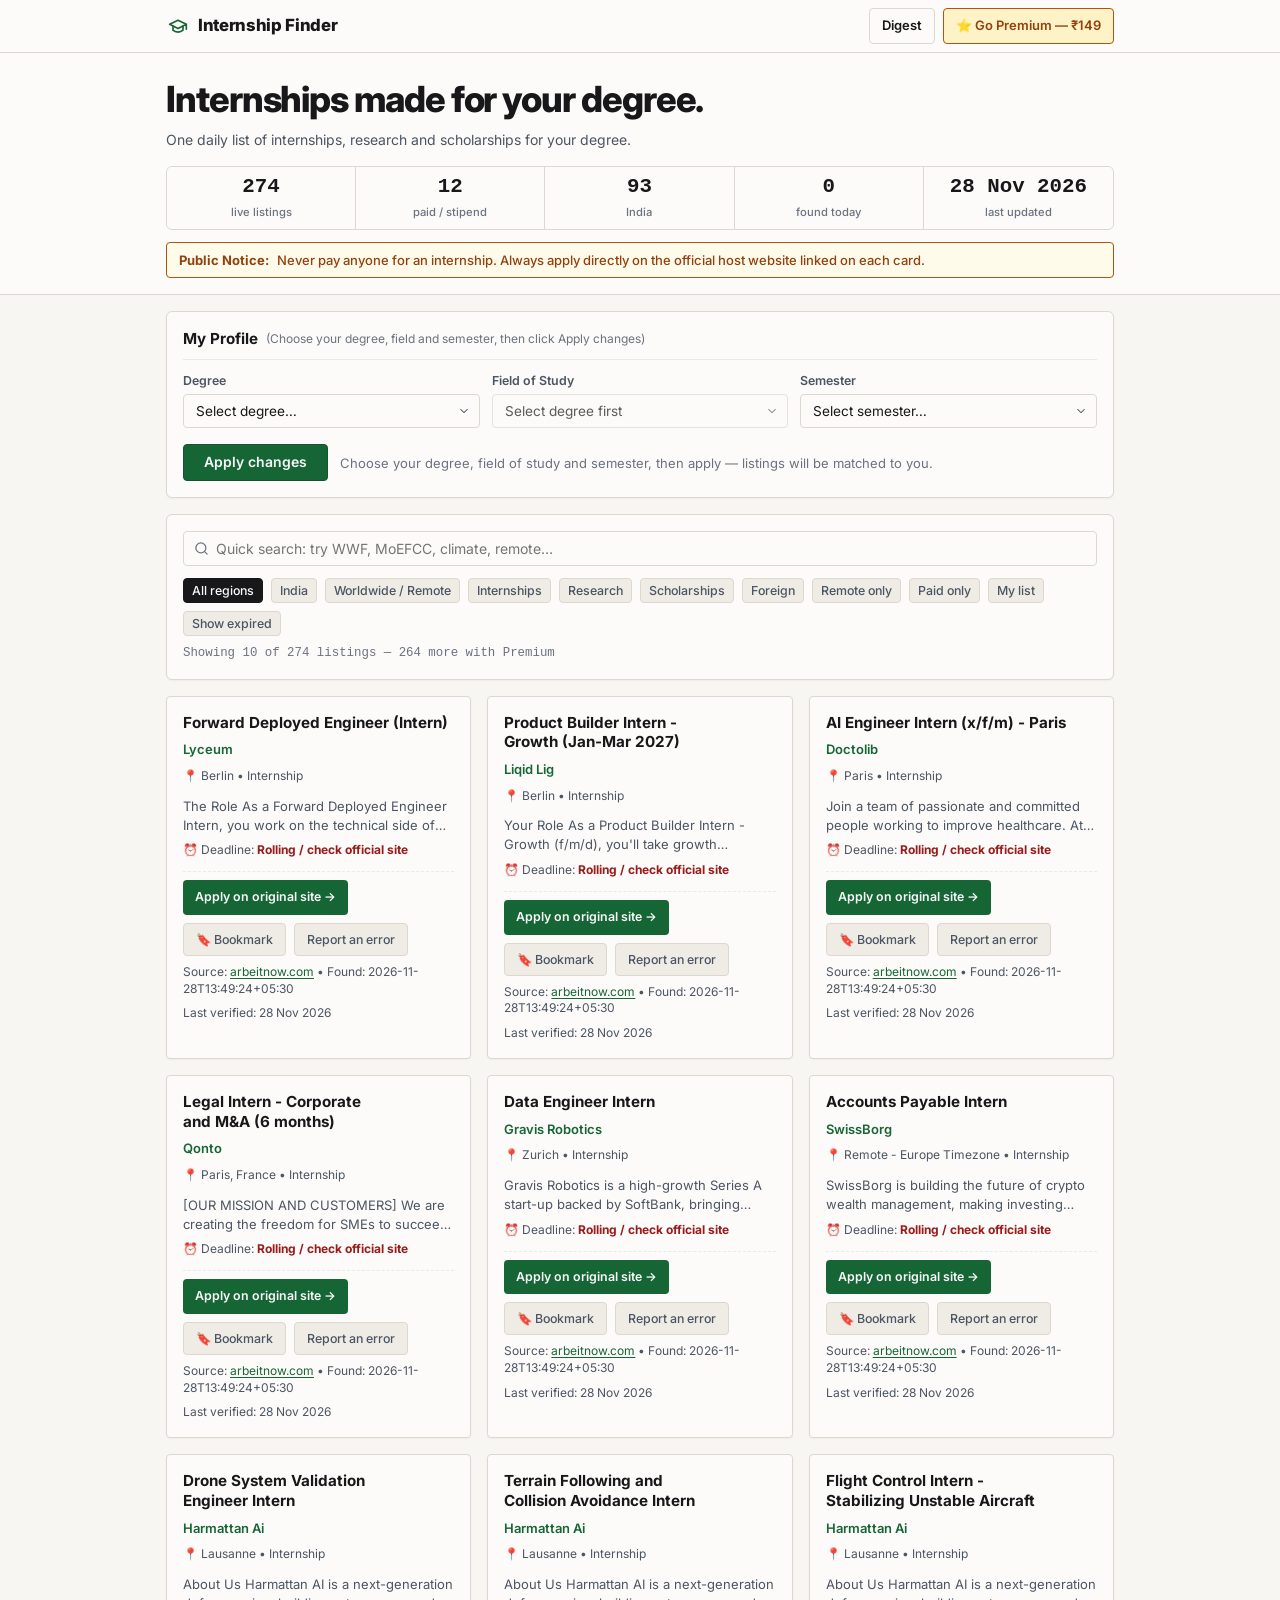
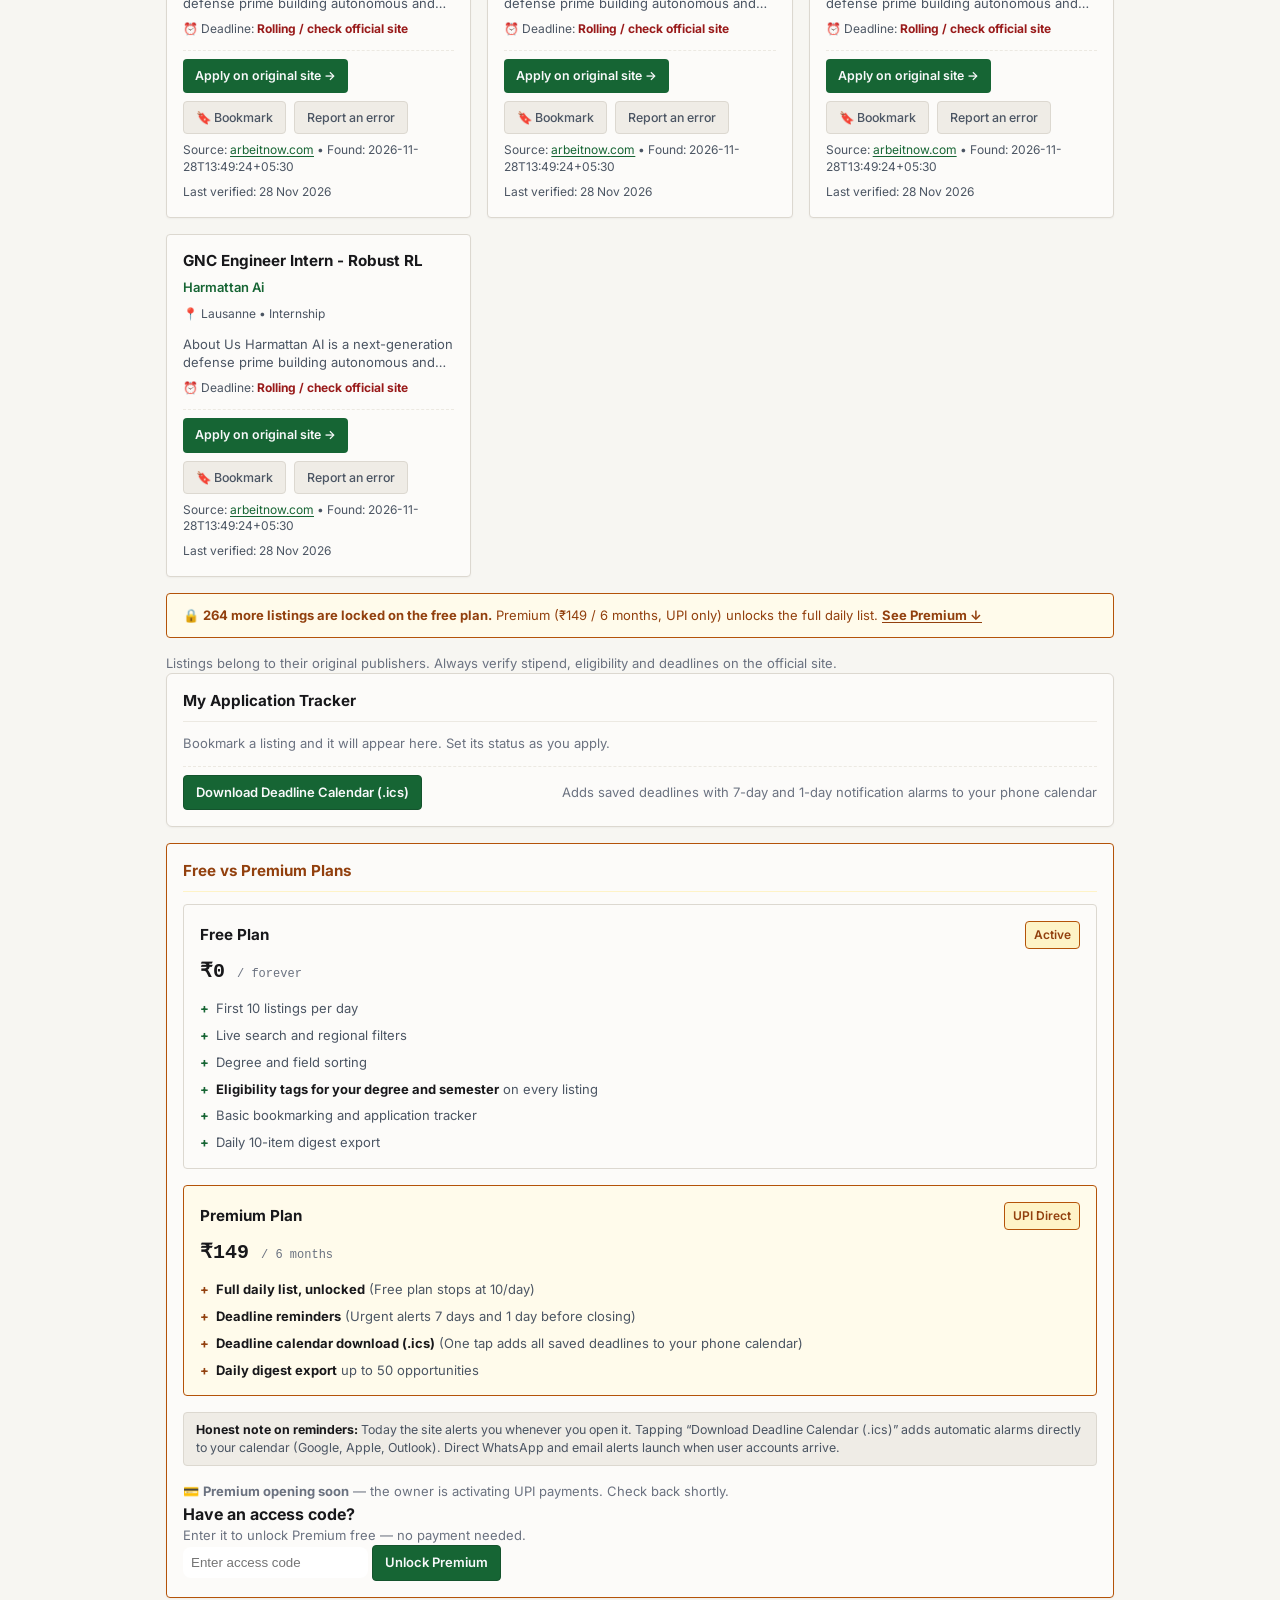
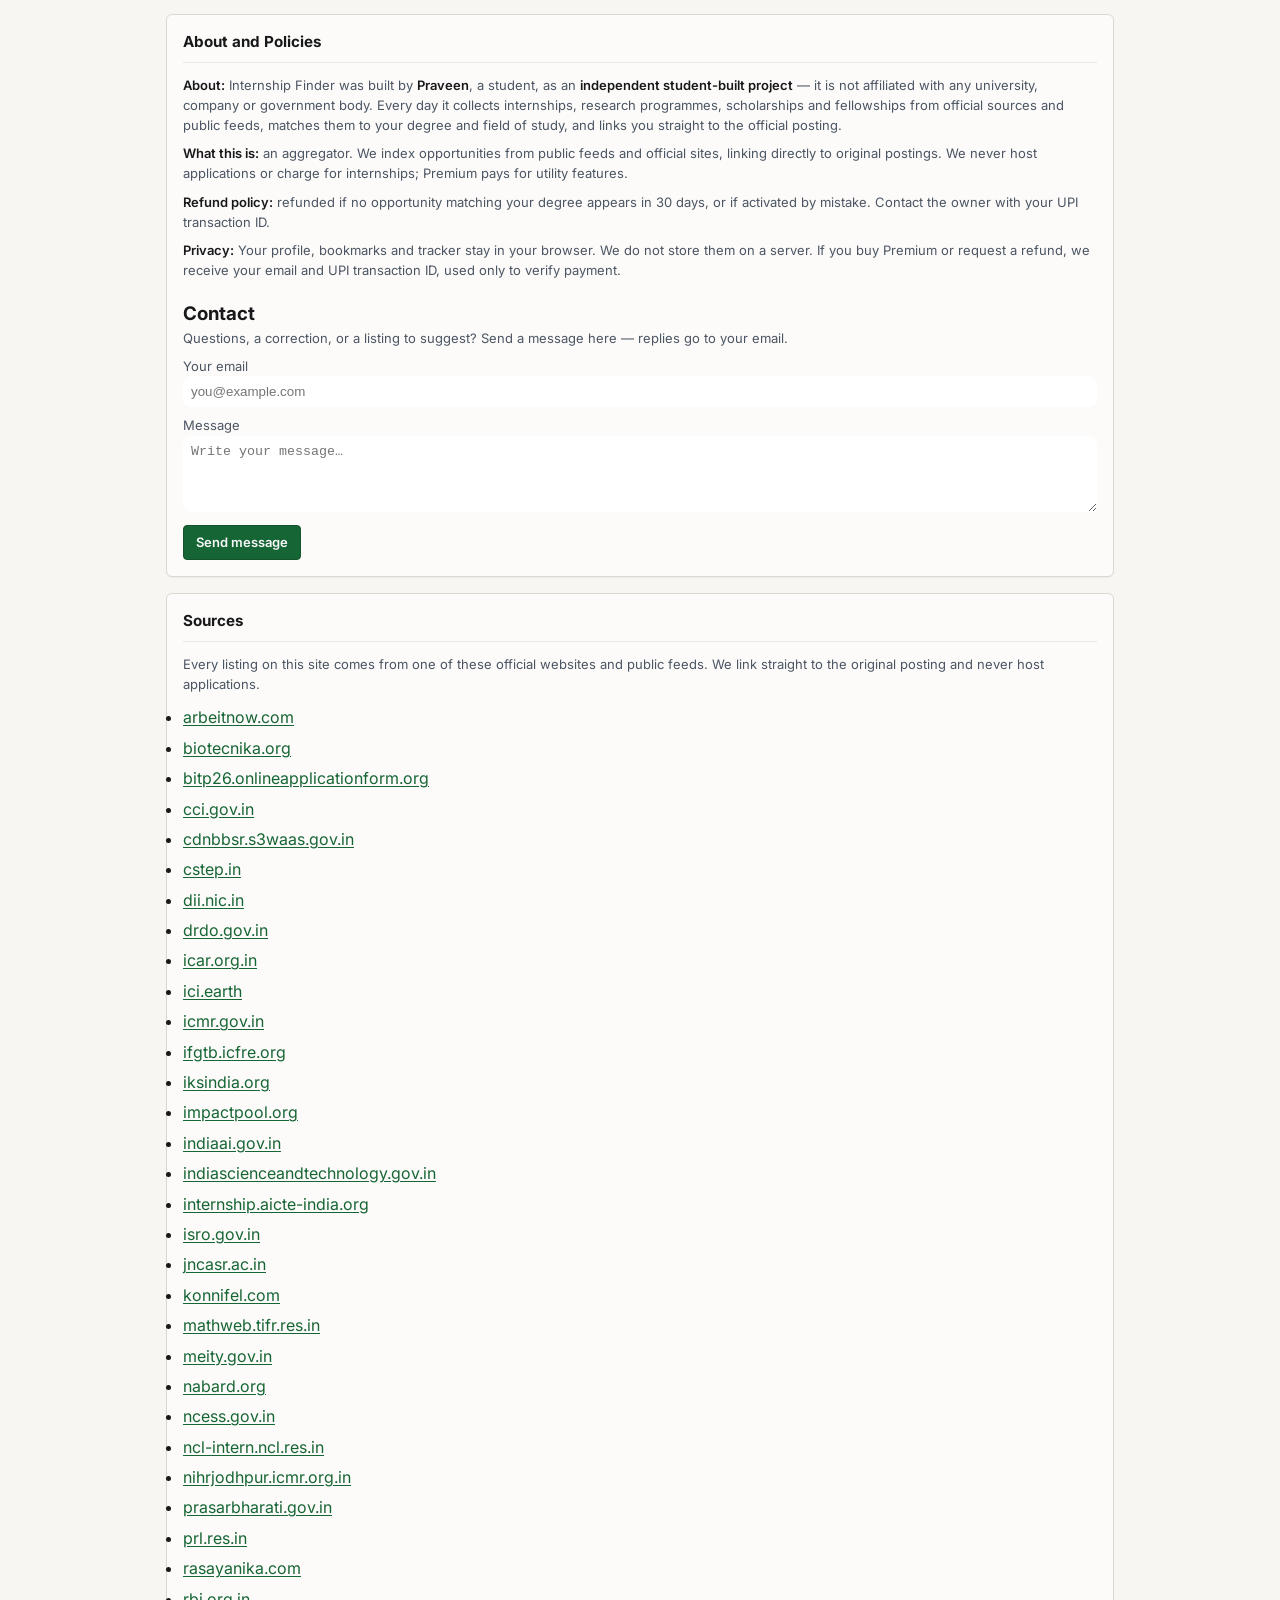
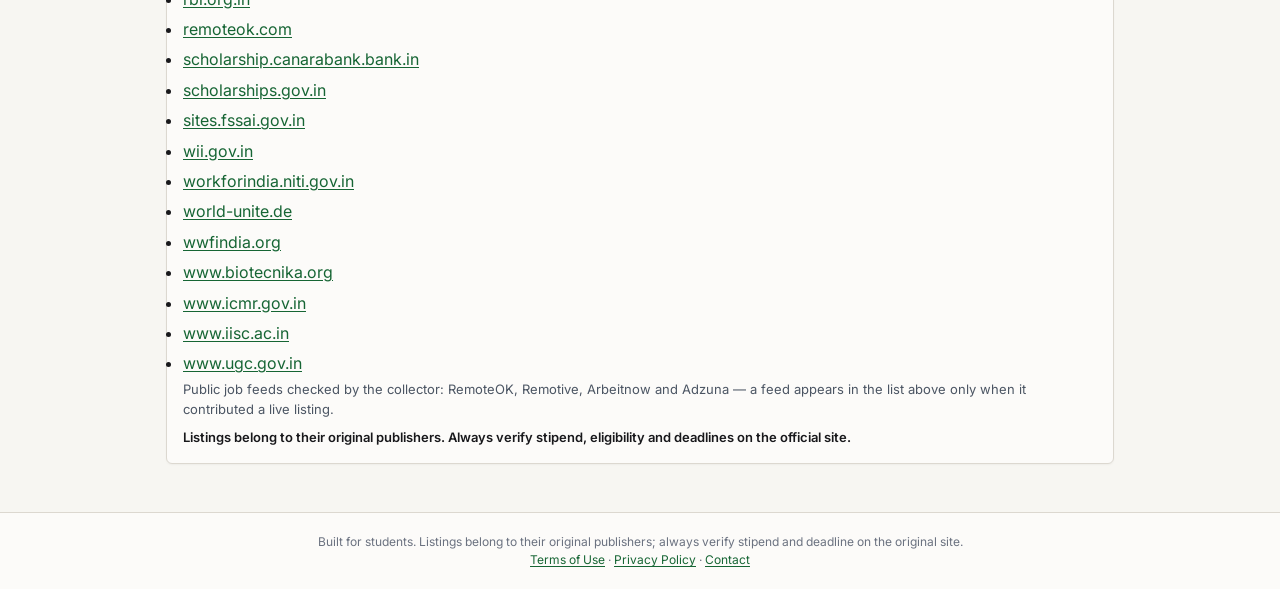
<file: site/index.html>
<!DOCTYPE html>
<html lang="en">
<head>
<meta charset="UTF-8">
<meta name="viewport" content="width=device-width, initial-scale=1.0">
<title>Internship Finder: Internships, Scholarships and Govt Schemes for Students</title>
<meta name="description" content="One daily list of internships, research programmes, scholarships and government schemes filtered for your degree and semester. Never pay anyone for an internship.">
<link rel="preconnect" href="https://fonts.googleapis.com">
<link rel="preconnect" href="https://fonts.gstatic.com" crossorigin>
<link href="https://fonts.googleapis.com/css2?family=Inter:wght@400;500;600;700;800&display=swap" rel="stylesheet">
<link rel="stylesheet" href="styles.css">
</head>
<body>
<noscript> <!-- // FIX 1 -->
  <div class="safety-warning" style="margin:1rem;" role="alert"><strong>JavaScript is disabled:</strong> Internship Finder needs JavaScript to load internships. Please enable JavaScript in your browser and reload this page.</div> <!-- // FIX 1 -->
</noscript> <!-- // FIX 1 -->

<!-- ==================== Header ==================== -->
<header class="topbar">
  <div class="container header-inner">
    <div class="brand">
      <span class="logo-icon" aria-hidden="true">
        <svg width="20" height="20" viewBox="0 0 24 24" fill="none" stroke="currentColor" stroke-width="2" stroke-linecap="round" stroke-linejoin="round"><path d="M22 10v6M2 10l10-5 10 5-10 5z"/><path d="M6 12v5c3 3 9 3 12 0v-5"/></svg>
      </span>
      <span id="siteName">Internship Finder</span>
    </div>
    <div class="top-actions">
      <span id="premiumBadge" class="badge hidden">Premium</span>
      <button id="digestBtn" class="btn btn-ghost">Digest</button>
      <button id="premiumBtn" class="btn btn-gold">Go Premium (₹149)</button> <!-- // FIX 5 — text is set from PRICE in config.js when the page loads -->
    </div>
  </div>
</header>

<!-- ==================== Hero ==================== -->
<section class="hero">
  <div class="container">
    <h1>Internships made for your degree.</h1>
    <p class="hero-sub">One daily list of internships, research and scholarships for your degree.</p>

    <div class="stats-bar">
      <div class="stat">
        <strong id="statTotal">–</strong> <!-- // FIX 1 -->
        <span>live listings</span>
      </div>
      <div class="stat">
        <strong id="statPaid">–</strong> <!-- // FIX 1 -->
        <span>paid / stipend</span>
      </div>
      <div class="stat">
        <strong id="statIndia">–</strong> <!-- // FIX 1 -->
        <span>India</span>
      </div>
      <div class="stat">
        <strong id="statToday">–</strong> <!-- // FIX 1 -->
        <span>found today</span>
      </div>
      <div class="stat">
        <strong id="statUpdated">–</strong> <!-- // FIX 1 -->
        <span>last updated</span>
      </div>
    </div>

    <div class="safety-warning">
      <strong>Public Notice:</strong> Never pay anyone for an internship. Always apply directly on the official host website linked on each card.
    </div>
  </div>
</section>

<!-- ==================== Main Content ==================== -->
<div class="main-content">
  <div class="container">

    <!-- ---- Profile ---- -->
    <section class="profile card">
      <h2>My Profile <small>(Choose your degree, field and semester, then click Apply changes)</small></h2>
      <div class="row">
        <label>Degree
          <select id="profileDegree">
            <option value="">Select degree…</option>
            <option>Diploma</option>
            <option>B.Sc.</option>
            <option>B.Sc. Agriculture</option>
            <option>B.Tech / B.E.</option>
            <option>B.A. / B.Com / BBA</option>
            <option>BCA</option>
            <option>B.Pharm</option>
            <option>MBBS / BDS</option>
            <option>BVSc (Veterinary)</option>
            <option>M.Sc.</option>
            <option>M.Sc. Agriculture</option>
            <option>M.Tech</option>
            <option>M.A. / M.Com / MBA</option>
            <option>MCA</option>
            <option>M.Pharm</option>
            <option>MD / MS (Medical)</option>
            <option>MVSc (Veterinary)</option>
            <option>Ph.D / Research</option>
            <option>Postdoctoral Research</option>
          </select>
        </label>
        <label>Field of Study
          <select id="profileField">
            <option value="">All fields</option>
            <option>Environmental Science</option>
            <option>Agriculture</option>
            <option>Life Sciences / Biology</option>
            <option>Biotechnology</option>
            <option>Forestry</option>
            <option>Food Technology</option>
            <option>Veterinary and Animal Sciences</option>
            <option>Earth Sciences / Geology</option>
            <option>Chemistry</option>
            <option>Physics</option>
            <option>Mathematics and Statistics</option>
            <option>Computer Science / IT</option>
            <option>Data Science / AI</option>
            <option>Engineering</option>
            <option>Pharmacy</option>
            <option>Medicine and Health Sciences</option>
            <option>Commerce / Management</option>
            <option>Social Sciences and Humanities</option>
            <option>Law</option>
            <option>Education</option>
            <option>Media and Communication</option>
            <option>Other</option>
          </select>
        </label>
        <label>Semester
          <select id="profileSem">
            <option value="">Select semester…</option>
            <option>1</option><option>2</option><option>3</option><option>4</option>
            <option>5</option><option>6</option><option>7</option><option>8</option>
            <option>Final year completed</option>
          </select>
        </label>
      </div>
      <div class="profile-actions">
        <button id="applyProfileBtn" class="btn btn-primary" type="button">Apply changes</button>
        <span id="profileStatus" class="profile-status" role="status">Choose your degree, field of study and semester, then apply — listings will be matched to you.</span>
      </div>
    
    </section>

    <!-- ---- Search & Filters ---- -->
    <section class="filters card">
      <div class="search-row">
        <input id="searchBox" type="search" placeholder="Quick search: try WWF, MoEFCC, climate, remote…">
      </div>
      <div class="chips">
        <button class="chip active" data-filter="region" data-value="">All regions</button>
        <button class="chip" data-filter="region" data-value="India">India</button>
        <button class="chip" data-filter="region" data-value="Worldwide">Worldwide / Remote</button>
        <button class="chip" data-filter="kind" data-value="Internship">Internships</button>
        <button class="chip" data-filter="kind" data-value="Research Programme">Research</button>
        <button class="chip" data-filter="kind" data-value="Scholarship">Scholarships</button>
        <button class="chip" data-filter="kind" data-value="Foreign Programme">Foreign</button>
        <button class="chip" data-filter="mode" data-value="Remote">Remote only</button>
        <button class="chip" data-filter="paid" data-value="1">Paid only</button>
        <button class="chip" data-filter="saved" data-value="1">My list</button>
        <button class="chip" data-filter="expired" data-value="1">Show expired</button> <!-- // FIX 2 -->
      </div>
      <p class="count"><span id="showingCount">Loading listings…</span></p>
    </section>

    <!-- ---- Listings Grid ---- -->
    <main id="listings" class="grid" aria-live="polite"></main>

    <!-- ---- Locked Note ---- -->
    <div id="lockedNote" class="locked-note hidden"></div>
    <p class="muted" style="margin-top:0.75rem;">Listings belong to their original publishers. Always verify stipend, eligibility and deadlines on the official site.</p> <!-- // FIX 6 -->

    <!-- ---- Application Tracker ---- -->
    <section class="card" id="trackerCard">
      <h2>My Application Tracker</h2>
      <div id="trackerList">
        <p class="muted">Bookmark a listing and it will appear here. Set its status as you apply.</p>
      </div>
      <div class="tracker-actions">
        <button id="downloadCalendarBtn" class="btn btn-primary" type="button">Download Deadline Calendar (.ics)</button>
        <span class="muted">Adds saved deadlines with 7-day and 1-day notification alarms to your phone calendar</span>
      </div>
    </section>

    <!-- ---- Premium Box ---- -->
    <section class="card premium-box" id="premiumBox">
      <h2>Free vs Premium Plans</h2>

      <div class="plan-grid">
        <div class="plan-col">
          <div class="plan-col-title">
            <span>Free Plan</span>
            <span class="badge">Active</span>
          </div>
          <div class="plan-col-price">₹0 <small>/ forever</small></div>
          <ul class="plan-features">
            <li>First 10 listings per day</li>
            <li>Live search and regional filters</li>
            <li>Degree and field sorting</li>
            <li><strong>Eligibility tags for your degree and semester</strong> on every listing</li> <!-- // FIX 4 -->
            <li>Basic bookmarking and application tracker</li>
            <li>Daily 10-item digest export</li>
          </ul>
        </div>

        <div class="plan-col premium">
          <div class="plan-col-title">
            <span>Premium Plan</span>
            <span class="badge">UPI Direct</span>
          </div>
          <div class="plan-col-price" id="planPrice">₹149 <small>/ 6 months</small></div> <!-- // FIX 5 — filled from PRICE + MONTHS in config.js -->
          <ul class="plan-features">
            <li><strong>Full daily list, unlocked</strong> (Free plan stops at 10/day)</li>
            <li><strong>Deadline reminders</strong> (Urgent alerts 7 days and 1 day before closing)</li>
            <li><strong>Deadline calendar download (.ics)</strong> (One tap adds all saved deadlines to your phone calendar)</li>
            <!-- // FIX 4 — eligibility tags removed from Premium: free for everyone -->
            <li><strong>Daily digest export</strong> up to 50 opportunities</li>
          </ul>
        </div>
      </div>

      <div class="reminders-caveat">
        <strong>Honest note on reminders:</strong> Today the site alerts you whenever you open it. Tapping “Download Deadline Calendar (.ics)” adds automatic alarms directly to your calendar (Google, Apple, Outlook). Direct WhatsApp and email alerts launch when user accounts arrive.
      </div>

      <div id="premiumPay"></div>

      <div class="unlock-box"> <!-- ACCESS-CODE -->
        <p><strong>Have an access code?</strong></p>
        <p class="muted">Enter it to unlock Premium free — no payment needed.</p>
        <input id="activationInput" type="text" placeholder="Enter access code" style="padding:8px;border:1px solid var(--line);border-radius:8px;">
        <button id="activateBtn" type="button" class="btn btn-primary">Unlock Premium</button>
        <p id="activateMsg" class="muted"></p>
      </div>
    </section>

    <!-- ---- About & Policies ---- -->
    <section class="card legal">
      <h2>About and Policies</h2>
      <p><strong>About:</strong> Internship Finder was built by <strong>Praveen</strong>, a student, as an <strong>independent student-built project</strong> — it is not affiliated with any university, company or government body. Every day it collects internships, research programmes, scholarships and fellowships from official sources and public feeds, matches them to your degree and field of study, and links you straight to the official posting.</p> <!-- // FIX 3 -->
      <p><strong>What this is:</strong> an aggregator. We index opportunities from public feeds and official sites, linking directly to original postings. We never host applications or charge for internships; Premium pays for utility features.</p>
      <p><strong>Refund policy:</strong> refunded if no opportunity matching your degree appears in 30 days, or if activated by mistake. Contact the owner with your UPI transaction ID.</p>
      <p><strong>Privacy:</strong> Your profile, bookmarks and tracker stay in your browser. We do not store them on a server. If you buy Premium or request a refund, we receive your email and UPI transaction ID, used only to verify payment.</p> <!-- // FIX 4 -->
      <h3 id="contact" style="margin-top:1.25rem;">Contact</h3> <!-- // FIX 3 -->
      <p class="muted">Questions, a correction, or a listing to suggest? Send a message here — replies go to your email.</p> <!-- // FIX 3 -->
      <form name="contact" method="POST" data-netlify="true"> <!-- // FIX 3 -->
        <input type="hidden" name="form-name" value="contact"> <!-- // FIX 3 -->
        <p><label>Your email<br><input type="email" name="email" required placeholder="you@example.com" style="width:100%;padding:8px;border:1px solid var(--line);border-radius:8px;"></label></p> <!-- // FIX 3 -->
        <p><label>Message<br><textarea id="contactMessage" name="message" rows="4" required placeholder="Write your message…" style="width:100%;padding:8px;border:1px solid var(--line);border-radius:8px;"></textarea></label></p> <!-- // FIX 3 -->
        <p><button type="submit" class="btn btn-primary">Send message</button></p> <!-- // FIX 3 -->
      </form> <!-- // FIX 3 -->
    </section>

    <!-- ---- Sources ---- -->
    <section class="card legal" id="sourcesSection"> <!-- // FIX 6 -->
      <h2>Sources</h2>
      <p>Every listing on this site comes from one of these official websites and public feeds. We link straight to the original posting and never host applications.</p>
      <ul id="sourcesList" style="line-height:1.9;"></ul> <!-- // FIX 6 — filled from the live listings data by app.js -->
      <p class="muted">Public job feeds checked by the collector: RemoteOK, Remotive, Arbeitnow and Adzuna — a feed appears in the list above only when it contributed a live listing.</p>
      <p><strong>Listings belong to their original publishers. Always verify stipend, eligibility and deadlines on the official site.</strong></p> <!-- // FIX 6 -->
    </section>

  </div><!-- .container -->
</div><!-- .main-content -->

<!-- ==================== Footer ==================== -->
<footer>Built for students. Listings belong to their original publishers; always verify stipend and deadline on the original site.<br><a href="Terms.html">Terms of Use</a> · <a href="Privacy.html">Privacy Policy</a> · <a href="index.html#contact">Contact</a></footer> <!-- // FIX 3 -->

<!-- ==================== Digest Dialog ==================== -->
<dialog id="digestDialog">
  <h3>Your Daily Digest</h3>
  <pre id="digestText"></pre>
  <div class="row">
    <button id="copyDigest" class="btn btn-primary">Copy digest</button>
    <button id="closeDigest" class="btn btn-ghost">Close</button>
  </div>
</dialog>

<!-- ==================== Scripts ==================== -->
<script src="config.js"></script>
<script src="app.js"></script>
<script>
// Non-intrusive hook to populate statPaid and statIndia from listings data
(function(){
  function syncStats(){
    fetch("data/listings.json", {cache:"no-store"})
      .then(function(r){ return r.json(); })
      .then(function(d){
        if (!d || !d.listings) return;
        var paidCount = d.listings.filter(function(l){ return l.paid; }).length;
        var indiaCount = d.listings.filter(function(l){ return l.country === "India"; }).length;
        var sp = document.getElementById("statPaid");
        var si = document.getElementById("statIndia");
        if (sp) sp.textContent = paidCount;
        if (si) si.textContent = indiaCount;
      }).catch(function(){});
  }
  syncStats();

  // Deadline Calendar Download (.ics)
  var calBtn = document.getElementById("downloadCalendarBtn");
  if(calBtn){
    calBtn.addEventListener("click", function(){
      var raw = localStorage.getItem("if_bookmarks");
      var ids = [];
      try { ids = JSON.parse(raw) || []; } catch(e){}
      if(!ids || !ids.length){
        alert("Please bookmark at least one opportunity first to export its deadline to your calendar.");
        return;
      }
      fetch("data/listings.json", {cache:"no-store"})
        .then(function(r){ return r.json(); })
        .then(function(d){
          var list = (d && d.listings) || [];
          var bookmarked = list.filter(function(x){ return ids.indexOf(x.id) >= 0; });
          if(!bookmarked.length){
            alert("No matching bookmarked opportunities found.");
            return;
          }
          var months = {january:"01",february:"02",march:"03",april:"04",may:"05",june:"06",july:"07",august:"08",september:"09",october:"10",november:"11",december:"12"};
          var icsLines = [
            "BEGIN:VCALENDAR",
            "VERSION:2.0",
            "PRODID:-//Internship Finder//Student Deadline Calendar//EN",
            "CALSCALE:GREGORIAN",
            "METHOD:PUBLISH",
            "X-WR-CALNAME:Internship Deadlines"
          ];
          bookmarked.forEach(function(l){
            var dt = "20261231";
            if(l.deadlineText){
              var m = /(\d{1,2})\s+([A-Za-z]+)\s+(\d{4})/.exec(l.deadlineText);
              if(m){
                var day = m[1].length === 1 ? "0" + m[1] : m[1];
                var mon = months[m[2].toLowerCase()] || "12";
                dt = m[3] + mon + day;
              }
            }
            var cleanTitle = (l.title || "Opportunity").replace(/[,;\\]/g, " ");
            var cleanOrg = (l.company || "").replace(/[,;\\]/g, " ");
            var cleanUrl = l.sourceUrl || "https://internship-finder-zp6g.netlify.app";
            var desc = "Organization: " + cleanOrg + "\\nDeadline: " + (l.deadlineText || "See posting") + (l.stipendText ? "\\nStipend: " + l.stipendText : "") + "\\nApply: " + cleanUrl;
            icsLines.push("BEGIN:VEVENT");
            icsLines.push("UID:" + l.id + "@internshipfinder");
            icsLines.push("DTSTAMP:" + new Date().toISOString().replace(/[-:]/g, "").slice(0, 15) + "Z");
            icsLines.push("DTSTART;VALUE=DATE:" + dt);
            icsLines.push("DTEND;VALUE=DATE:" + dt);
            icsLines.push("SUMMARY:" + cleanTitle + " (Deadline)");
            icsLines.push("DESCRIPTION:" + desc);
            icsLines.push("URL:" + cleanUrl);
            icsLines.push("BEGIN:VALARM");
            icsLines.push("ACTION:DISPLAY");
            icsLines.push("DESCRIPTION:Reminder: " + cleanTitle + " deadline in 7 days");
            icsLines.push("TRIGGER:-P7D");
            icsLines.push("END:VALARM");
            icsLines.push("BEGIN:VALARM");
            icsLines.push("ACTION:DISPLAY");
            icsLines.push("DESCRIPTION:URGENT: " + cleanTitle + " deadline tomorrow");
            icsLines.push("TRIGGER:-P1D");
            icsLines.push("END:VALARM");
            icsLines.push("END:VEVENT");
          });
          icsLines.push("END:VCALENDAR");
          var blob = new Blob([icsLines.join("\r\n")], {type: "text/calendar;charset=utf-8"});
          var dlUrl = URL.createObjectURL(blob);
          var a = document.createElement("a");
          a.href = dlUrl;
          a.download = "internship-deadlines.ics";
          document.body.appendChild(a);
          a.click();
          document.body.removeChild(a);
          URL.revokeObjectURL(dlUrl);
        })
        .catch(function(){
          alert("Unable to generate calendar right now. Please refresh and try again.");
        });
    });
  }
})();
</script>
</body>
</html>
</file>
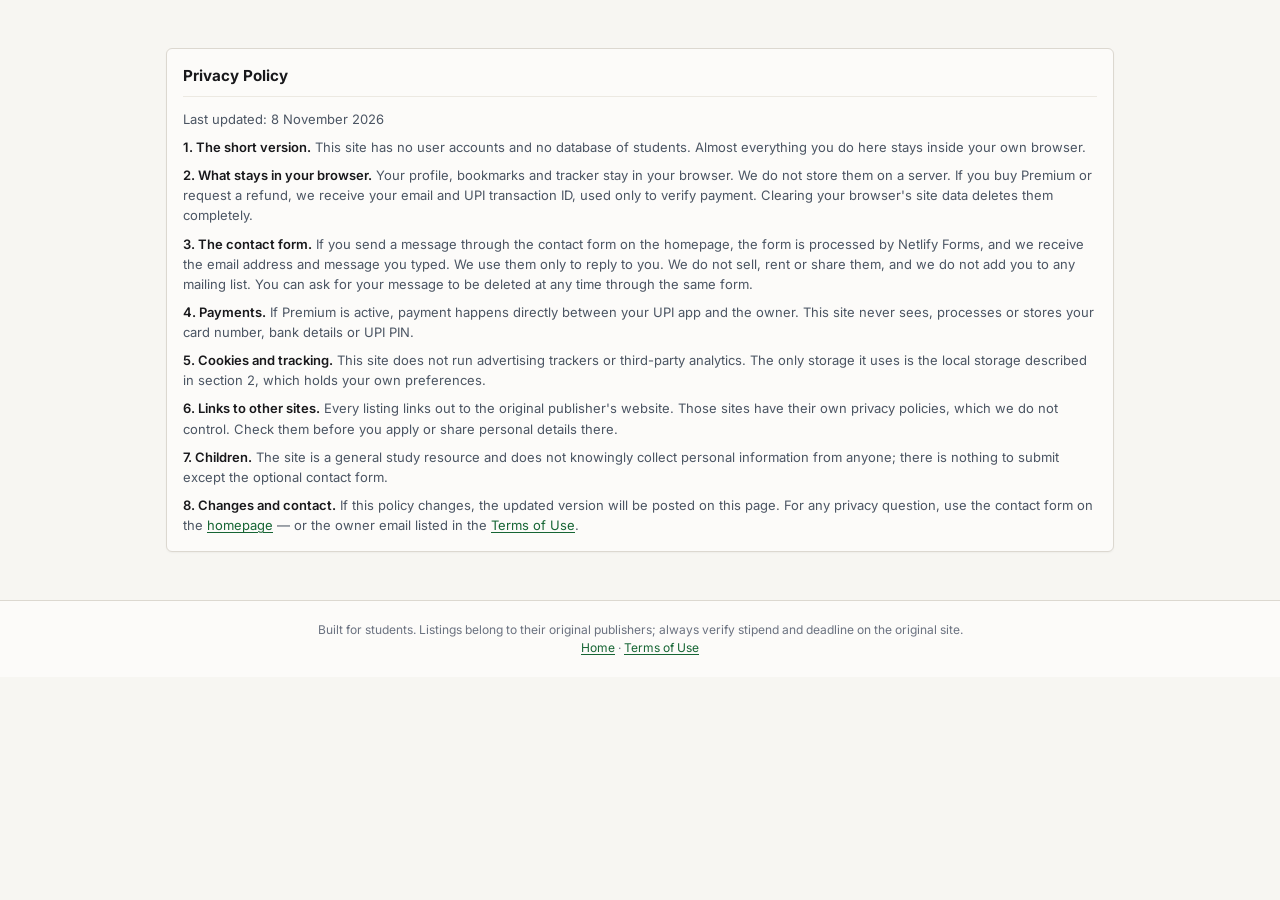
<file: site/Privacy.html>
<!DOCTYPE html>
<html lang="en">
<head>
<meta charset="UTF-8">
<meta name="viewport" content="width=device-width, initial-scale=1.0">
<title>Privacy Policy — Internship Finder</title>
<link rel="preconnect" href="https://fonts.googleapis.com">
<link href="https://fonts.googleapis.com/css2?family=Inter:wght@400;500;600;700;800&display=swap" rel="stylesheet">
<link rel="stylesheet" href="styles.css">
</head>
<body>
<div class="main-content">
  <div class="container">
    <section class="card legal" style="margin-top:2rem;">
      <h2>Privacy Policy</h2>
      <p class="muted">Last updated: 8 November 2026</p>

      <p><strong>1. The short version.</strong> This site has no user accounts and no database of students. Almost everything you do here stays inside your own browser.</p>

      <p><strong>2. What stays in your browser.</strong> Your profile, bookmarks and tracker stay in your browser. We do not store them on a server. If you buy Premium or request a refund, we receive your email and UPI transaction ID, used only to verify payment. Clearing your browser's site data deletes them completely.</p> <!-- // FIX 4 -->

      <p><strong>3. The contact form.</strong> If you send a message through the contact form on the homepage, the form is processed by Netlify Forms, and we receive the email address and message you typed. We use them only to reply to you. We do not sell, rent or share them, and we do not add you to any mailing list. You can ask for your message to be deleted at any time through the same form.</p>

      <p><strong>4. Payments.</strong> If Premium is active, payment happens directly between your UPI app and the owner. This site never sees, processes or stores your card number, bank details or UPI PIN.</p>

      <p><strong>5. Cookies and tracking.</strong> This site does not run advertising trackers or third-party analytics. The only storage it uses is the local storage described in section 2, which holds your own preferences.</p>

      <p><strong>6. Links to other sites.</strong> Every listing links out to the original publisher's website. Those sites have their own privacy policies, which we do not control. Check them before you apply or share personal details there.</p>

      <p><strong>7. Children.</strong> The site is a general study resource and does not knowingly collect personal information from anyone; there is nothing to submit except the optional contact form.</p>

      <p><strong>8. Changes and contact.</strong> If this policy changes, the updated version will be posted on this page. For any privacy question, use the contact form on the <a href="index.html">homepage</a> — or the owner email listed in the <a href="Terms.html">Terms of Use</a>.</p>
    </section>
  </div>
</div>
<footer>Built for students. Listings belong to their original publishers; always verify stipend and deadline on the original site.<br><a href="index.html">Home</a> · <a href="Terms.html">Terms of Use</a></footer>
</body>
</html>
</file>
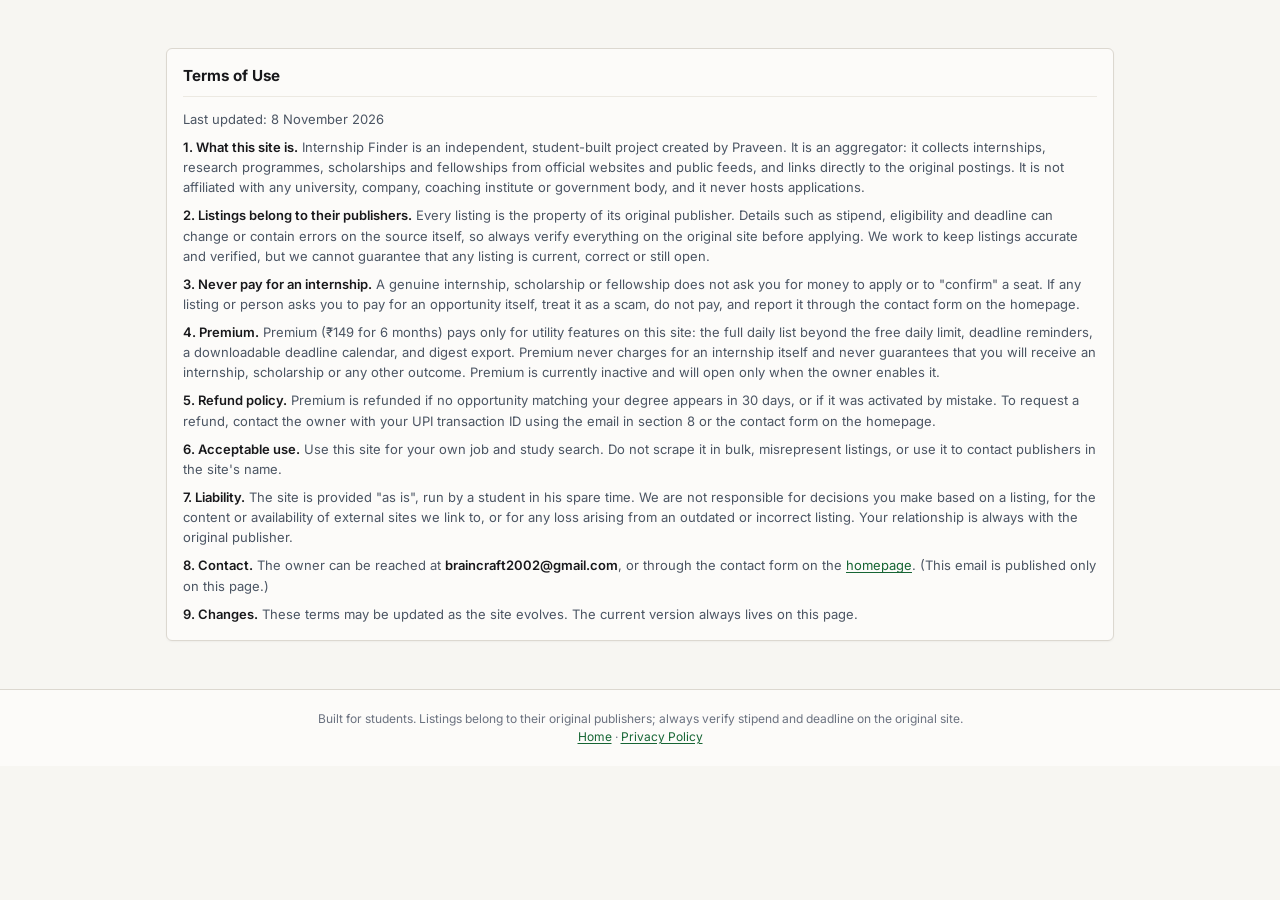
<file: site/Terms.html>
<!DOCTYPE html>
<html lang="en">
<head>
<meta charset="UTF-8">
<meta name="viewport" content="width=device-width, initial-scale=1.0">
<title>Terms of Use — Internship Finder</title>
<link rel="preconnect" href="https://fonts.googleapis.com">
<link href="https://fonts.googleapis.com/css2?family=Inter:wght@400;500;600;700;800&display=swap" rel="stylesheet">
<link rel="stylesheet" href="styles.css">
</head>
<body>
<div class="main-content">
  <div class="container">
    <section class="card legal" style="margin-top:2rem;">
      <h2>Terms of Use</h2>
      <p class="muted">Last updated: 8 November 2026</p>

      <p><strong>1. What this site is.</strong> Internship Finder is an independent, student-built project created by Praveen. It is an aggregator: it collects internships, research programmes, scholarships and fellowships from official websites and public feeds, and links directly to the original postings. It is not affiliated with any university, company, coaching institute or government body, and it never hosts applications.</p>

      <p><strong>2. Listings belong to their publishers.</strong> Every listing is the property of its original publisher. Details such as stipend, eligibility and deadline can change or contain errors on the source itself, so always verify everything on the original site before applying. We work to keep listings accurate and verified, but we cannot guarantee that any listing is current, correct or still open.</p>

      <p><strong>3. Never pay for an internship.</strong> A genuine internship, scholarship or fellowship does not ask you for money to apply or to "confirm" a seat. If any listing or person asks you to pay for an opportunity itself, treat it as a scam, do not pay, and report it through the contact form on the homepage.</p>

      <p><strong>4. Premium.</strong> Premium (<span id="termsPrice">₹149 for 6 months</span>) pays only for utility features <!-- // FIX 5 — filled from PRICE + MONTHS in config.js --> on this site: the full daily list beyond the free daily limit, deadline reminders, a downloadable deadline calendar, and digest export. <!-- // FIX 4 — eligibility tags are free for everyone, not a Premium feature --> Premium never charges for an internship itself and never guarantees that you will receive an internship, scholarship or any other outcome. Premium is currently inactive and will open only when the owner enables it.</p>

      <p><strong>5. Refund policy.</strong> Premium is refunded if no opportunity matching your degree appears in 30 days, or if it was activated by mistake. To request a refund, contact the owner with your UPI transaction ID using the email in section 8 or the contact form on the homepage.</p>

      <p><strong>6. Acceptable use.</strong> Use this site for your own job and study search. Do not scrape it in bulk, misrepresent listings, or use it to contact publishers in the site's name.</p>

      <p><strong>7. Liability.</strong> The site is provided "as is", run by a student in his spare time. We are not responsible for decisions you make based on a listing, for the content or availability of external sites we link to, or for any loss arising from an outdated or incorrect listing. Your relationship is always with the original publisher.</p>

      <p><strong>8. Contact.</strong> The owner can be reached at <strong>braincraft2002@gmail.com</strong>, or through the contact form on the <a href="index.html">homepage</a>. (This email is published only on this page.)</p>

      <p><strong>9. Changes.</strong> These terms may be updated as the site evolves. The current version always lives on this page.</p>
    </section>
  </div>
</div>
<footer>Built for students. Listings belong to their original publishers; always verify stipend and deadline on the original site.<br><a href="index.html">Home</a> · <a href="Privacy.html">Privacy Policy</a></footer>
<script src="config.js"></script> <!-- // FIX 5 -->
<script>document.getElementById("termsPrice").textContent = "₹" + PRICE + " for " + MONTHS + " months";</script> <!-- // FIX 5 -->
</body>
</html>
</file>
<file: site/styles.css>
/* Hallmark · job: subscribe · shape: Index-First · genre: editorial · theme: Daily Field Brief
 * hero: Stage · nav: edge-aligned, wordmark and two actions · footer: letter close · signature: daily opportunities grid
 * posture: restrained · contrast: pass · fold: pass · v2.0.0 */
/* Hallmark · pre-emit critique: P4 H5 E4 S5 R4 V4 · weakest: E, high density listings brief with zero fluff */
/* Hallmark · answered F4 · .btn-gold is the quiet ochre subscription action */

:root {
  color-scheme: light;

  /* Spacing Scale (strict 4px grid) */
  --space-2xs: 4px;
  --space-xs: 8px;
  --space-sm: 12px;
  --space-md: 16px;
  --space-lg: 20px;
  --space-xl: 24px;
  --space-2xl: 32px;
  --space-3xl: 40px;

  /* Surfaces (Warm Paper, No stark pure #FFF) */
  --color-paper: #F7F6F2;
  --color-surface: #FCFBF9;
  --color-surface-sunken: #EFECE6;
  --color-surface-hover: #F2EFE9;

  /* Ink */
  --color-ink: #18181B;
  --color-ink-secondary: #4B5563;
  --color-ink-muted: #6B7280;
  --color-ink-inverse: #F8F9FA;

  /* Borders & Rules */
  --color-border: #DCD8D0;
  --color-border-subtle: #ECE9E2;
  --color-border-focus: #166534;

  /* Brand Tints */
  --color-forest: #166534;
  --color-forest-dark: #14532D;
  --color-forest-light: #DCFCE7;
  --color-forest-50: #F0FDF4;

  --color-ochre: #B45309;
  --color-ochre-dark: #92400E;
  --color-ochre-light: #FEF3C7;
  --color-ochre-50: #FFFBEB;

  --color-crimson: #991B1B;
  --color-crimson-bg: #FEE2E2;

  --color-backdrop: rgba(24, 24, 27, 0.6);

  /* Fonts */
  --font-main: 'Inter', -apple-system, BlinkMacSystemFont, 'Segoe UI', Roboto, sans-serif;
  --font-mono: ui-monospace, 'SF Mono', 'Cascadia Code', Consolas, monospace;

  /* Radii */
  --radius-xs: 4px;
  --radius-sm: 6px;
  --radius-md: 8px;
  --radius-full: 9999px;

  /* Layout */
  --max-width: 980px;

  /* Shadows */
  --shadow-hairline: 0 1px 2px rgba(0, 0, 0, 0.04);
  --shadow-modal: 0 10px 25px rgba(0, 0, 0, 0.15);
}

*, *::before, *::after {
  box-sizing: border-box;
  margin: 0;
  padding: 0;
}

html, body {
  overflow-x: clip;
}

body {
  font-family: var(--font-main);
  background-color: var(--color-paper);
  color: var(--color-ink);
  line-height: 1.5;
  min-height: 100vh;
  -webkit-font-smoothing: antialiased;
}

:focus-visible {
  outline: 2px solid var(--color-border-focus);
  outline-offset: 2px;
}

a {
  color: var(--color-forest);
  text-decoration: underline;
  text-underline-offset: 2px;
  transition: color 0.15s ease;
}
a:hover {
  color: var(--color-forest-dark);
}

.container {
  width: 100%;
  max-width: var(--max-width);
  margin-inline: auto;
  padding-inline: var(--space-md);
}

.hidden { display: none !important; }
.muted { color: var(--color-ink-muted); font-size: 0.8125rem; }

/* ---------- Masthead Navigation ---------- */
.topbar {
  background: var(--color-surface);
  border-bottom: 1px solid var(--color-border);
  position: sticky;
  top: 0;
  z-index: 100;
  padding-block: var(--space-xs);
}

.header-inner {
  display: flex;
  align-items: center;
  justify-content: space-between;
  gap: var(--space-sm);
}

.brand {
  display: flex;
  align-items: center;
  gap: var(--space-xs);
  font-weight: 800;
  font-size: 1.05rem;
  letter-spacing: -0.02em;
  color: var(--color-ink);
}

.logo-icon {
  display: inline-flex;
  align-items: center;
  justify-content: center;
  width: 24px;
  height: 24px;
  color: var(--color-forest);
}

.top-actions {
  display: flex;
  align-items: center;
  gap: var(--space-xs);
}

.badge {
  display: inline-flex;
  align-items: center;
  gap: var(--space-2xs);
  padding: var(--space-2xs) var(--space-xs);
  font-size: 0.75rem;
  font-weight: 600;
  border-radius: var(--radius-xs);
  background: var(--color-ochre-light);
  color: var(--color-ochre-dark);
  border: 1px solid var(--color-ochre);
}

/* Button System */
.btn {
  display: inline-flex;
  align-items: center;
  justify-content: center;
  gap: var(--space-2xs);
  font-family: var(--font-main);
  font-size: 0.8125rem;
  font-weight: 600;
  padding: var(--space-xs) var(--space-sm);
  border-radius: var(--radius-xs);
  border: 1px solid var(--color-border);
  cursor: pointer;
  white-space: nowrap;
  line-height: 1.35;
  transition: background-color 0.15s ease, border-color 0.15s ease, color 0.15s ease;
  text-decoration: none;
}

.btn:active {
  transform: translateY(1px);
}

.btn:disabled {
  opacity: 0.5;
  cursor: not-allowed;
}

.btn-primary {
  background: var(--color-forest);
  color: var(--color-ink-inverse);
  border-color: var(--color-forest-dark);
}
.btn-primary:hover {
  background: var(--color-forest-dark);
}

.btn-ghost {
  background: transparent;
  color: var(--color-ink);
  border-color: var(--color-border);
}
.btn-ghost:hover {
  background: var(--color-surface-sunken);
  border-color: var(--color-ink-muted);
}

.btn-gold {
  background: var(--color-ochre-light);
  color: var(--color-ochre-dark);
  border-color: var(--color-ochre);
}
.btn-gold:hover {
  background: var(--color-ochre-50);
}

/* ---------- Briefing Hero Section ---------- */
.hero {
  background: var(--color-surface);
  border-bottom: 1px solid var(--color-border);
  padding-block: var(--space-xl) var(--space-md);
}

.hero-meta-kicker {
  display: inline-block;
  font-family: var(--font-mono);
  font-size: 0.75rem;
  font-weight: 600;
  color: var(--color-forest);
  background: var(--color-forest-50);
  padding: var(--space-2xs) var(--space-xs);
  border: 1px solid var(--color-forest-light);
  border-radius: var(--radius-xs);
  margin-bottom: var(--space-xs);
}

.hero h1 {
  font-size: 1.65rem;
  font-weight: 800;
  line-height: 1.25;
  letter-spacing: -0.03em;
  color: var(--color-ink);
  margin-bottom: var(--space-xs);
  text-wrap: balance;
}

.hero-sub {
  font-size: 0.875rem;
  color: var(--color-ink-secondary);
  max-width: 680px;
  line-height: 1.45;
  margin-bottom: var(--space-sm);
}

/* Dispatch Metrics Bar */
.stats-bar {
  display: grid;
  grid-template-columns: repeat(auto-fit, minmax(100px, 1fr));
  gap: 0;
  background: var(--color-surface-sunken);
  border: 1px solid var(--color-border);
  border-radius: var(--radius-sm);
  overflow: hidden;
  margin-block: var(--space-md) var(--space-sm);
}

.stat {
  padding: var(--space-xs) var(--space-sm);
  border-right: 1px solid var(--color-border);
  text-align: center;
  background: var(--color-surface);
}
.stat:last-child {
  border-right: none;
}

.stat strong {
  display: block;
  font-family: var(--font-mono);
  font-size: 1.15rem;
  font-weight: 700;
  color: var(--color-ink);
  line-height: 1.2;
}

.stat span {
  display: block;
  font-size: 0.7rem;
  font-weight: 500;
  color: var(--color-ink-muted);
  margin-top: var(--space-2xs);
}

/* Public Safety Notice */
.safety-warning {
  display: flex;
  align-items: center;
  gap: var(--space-xs);
  background: var(--color-ochre-50);
  border: 1px solid var(--color-ochre);
  padding: var(--space-xs) var(--space-sm);
  border-radius: var(--radius-xs);
  font-size: 0.8125rem;
  font-weight: 500;
  color: var(--color-ochre-dark);
  line-height: 1.4;
}

/* ---------- Main Body ---------- */
.main-content {
  padding-block: var(--space-md) var(--space-2xl);
}

/* Cards */
.card {
  background: var(--color-surface);
  border: 1px solid var(--color-border);
  border-radius: var(--radius-sm);
  padding: var(--space-md);
  margin-bottom: var(--space-md);
  box-shadow: var(--shadow-hairline);
}

.card h2 {
  font-size: 0.95rem;
  font-weight: 700;
  color: var(--color-ink);
  margin-bottom: var(--space-sm);
  padding-bottom: var(--space-xs);
  border-bottom: 1px solid var(--color-border-subtle);
  display: flex;
  align-items: center;
  gap: var(--space-xs);
  text-wrap: balance;
}

.card h2 small {
  font-size: 0.75rem;
  font-weight: 400;
  color: var(--color-ink-muted);
}

/* Profile Form */
.profile .row {
  display: grid;
  grid-template-columns: 1fr;
  gap: var(--space-sm);
}

.profile label {
  display: flex;
  flex-direction: column;
  gap: var(--space-2xs);
  font-size: 0.775rem;
  font-weight: 600;
  color: var(--color-ink-secondary);
}

.profile select {
  padding: var(--space-xs) var(--space-sm);
  border: 1px solid var(--color-border);
  border-radius: var(--radius-xs);
  font-family: var(--font-main);
  font-size: 0.85rem;
  color: var(--color-ink);
  background: var(--color-surface);
  cursor: pointer;
  appearance: none;
  -webkit-appearance: none;
  background-image: url("data:image/svg+xml,%3Csvg xmlns='http://www.w3.org/2000/svg' width='10' height='10' viewBox='0 0 12 12'%3E%3Cpath fill='%234B5563' d='M6 8.5a.5.5 0 0 1-.354-.146l-4-4a.5.5 0 0 1 .708-.708L6 7.293l3.646-3.647a.5.5 0 0 1 .708.708l-4 4A.5.5 0 0 1 6 8.5Z'/%3E%3C/svg%3E");
  background-repeat: no-repeat;
  background-position: right 10px center;
  padding-right: 28px;
  transition: border-color 0.15s ease;
}

.profile select:focus-visible {
  outline: 2px solid var(--color-border-focus);
  outline-offset: 1px;
}

/* Search Box & Filter Chips */
.filters .search-row {
  margin-bottom: var(--space-sm);
}

.filters input[type="search"] {
  width: 100%;
  padding: var(--space-xs) var(--space-sm) var(--space-xs) var(--space-2xl);
  border: 1px solid var(--color-border);
  border-radius: var(--radius-xs);
  font-family: var(--font-main);
  font-size: 0.875rem;
  color: var(--color-ink);
  background: var(--color-surface);
  background-image: url("data:image/svg+xml,%3Csvg xmlns='http://www.w3.org/2000/svg' width='15' height='15' viewBox='0 0 24 24' fill='none' stroke='%236B7280' stroke-width='2' stroke-linecap='round' stroke-linejoin='round'%3E%3Ccircle cx='11' cy='11' r='8'/%3E%3Cline x1='21' y1='21' x2='16.65' y2='16.65'/%3E%3C/svg%3E");
  background-repeat: no-repeat;
  background-position: 10px center;
  transition: border-color 0.15s ease;
}

.filters input[type="search"]:focus-visible {
  outline: 2px solid var(--color-border-focus);
  outline-offset: 1px;
}

.chips {
  display: flex;
  flex-wrap: wrap;
  gap: var(--space-xs);
  margin-bottom: var(--space-xs);
}

.chip {
  display: inline-flex;
  align-items: center;
  gap: var(--space-2xs);
  padding: var(--space-2xs) var(--space-xs);
  font-family: var(--font-main);
  font-size: 0.775rem;
  font-weight: 500;
  color: var(--color-ink-secondary);
  background: var(--color-surface-sunken);
  border: 1px solid var(--color-border);
  border-radius: var(--radius-xs);
  cursor: pointer;
  transition: background-color 0.15s ease, border-color 0.15s ease, color 0.15s ease;
  white-space: nowrap;
}

.chip:hover {
  background: var(--color-surface-hover);
  color: var(--color-ink);
}

.chip.active {
  background: var(--color-ink);
  color: var(--color-ink-inverse);
  border-color: var(--color-ink);
}

.chip:active {
  transform: translateY(1px);
}

.count {
  font-family: var(--font-mono);
  font-size: 0.775rem;
  color: var(--color-ink-muted);
  font-weight: 500;
}

/* ---------- Listings Grid ---------- */
.grid {
  display: grid;
  grid-template-columns: minmax(0, 1fr);
  gap: var(--space-md);
  margin-bottom: var(--space-md);
}

/* Individual Listing Card */
.listing {
  background: var(--color-surface);
  border: 1px solid var(--color-border);
  border-radius: var(--radius-xs);
  padding: var(--space-md);
  box-shadow: var(--shadow-hairline);
  transition: border-color 0.15s ease;
  display: flex;
  flex-direction: column;
  gap: var(--space-xs);
}

.listing:hover {
  border-color: var(--color-ink-muted);
}

.listing h3 {
  font-size: 0.95rem;
  font-weight: 700;
  line-height: 1.3;
  color: var(--color-ink);
  text-wrap: balance;
  overflow-wrap: break-word;
}

.listing .org {
  font-size: 0.8125rem;
  font-weight: 600;
  color: var(--color-forest);
}

.listing .meta {
  font-size: 0.75rem;
  color: var(--color-ink-secondary);
  line-height: 1.4;
}

.listing .meta strong {
  color: var(--color-crimson);
  font-weight: 700;
}

.listing .tag {
  display: inline-flex;
  align-items: center;
  padding: var(--space-2xs) var(--space-xs);
  font-size: 0.725rem;
  font-weight: 600;
  border-radius: var(--radius-xs);
  background: var(--color-forest-50);
  color: var(--color-forest-dark);
  border: 1px solid var(--color-forest-light);
}

.listing .tag.paid {
  background: var(--color-ochre-light);
  color: var(--color-ochre-dark);
  border-color: var(--color-ochre);
}

.listing .desc {
  font-size: 0.8125rem;
  color: var(--color-ink-secondary);
  line-height: 1.45;
  display: -webkit-box;
  -webkit-line-clamp: 2;
  -webkit-box-orient: vertical;
  overflow: hidden;
  margin-top: var(--space-2xs);
}

.listing .card-actions {
  display: flex;
  align-items: center;
  gap: var(--space-xs);
  margin-top: var(--space-2xs);
  padding-top: var(--space-xs);
  border-top: 1px dashed var(--color-border-subtle);
  flex-wrap: wrap;
}

.listing .apply, .apply {
  display: inline-flex;
  align-items: center;
  gap: var(--space-2xs);
  padding: var(--space-xs) var(--space-sm);
  background: var(--color-forest);
  color: var(--color-ink-inverse);
  font-size: 0.775rem;
  font-weight: 600;
  border-radius: var(--radius-xs);
  text-decoration: none;
  transition: background-color 0.15s ease;
}

.listing .apply:hover, .apply:hover {
  background: var(--color-forest-dark);
  color: var(--color-ink-inverse);
  text-decoration: none;
}

.listing .bm {
  padding: var(--space-xs) var(--space-sm);
  font-family: var(--font-main);
  font-size: 0.775rem;
  font-weight: 500;
  color: var(--color-ink-secondary);
  background: var(--color-surface-sunken);
  border: 1px solid var(--color-border);
  border-radius: var(--radius-xs);
  cursor: pointer;
  transition: background-color 0.15s ease, border-color 0.15s ease, color 0.15s ease;
}

.listing .bm:hover {
  background: var(--color-ochre-light);
  border-color: var(--color-ochre);
  color: var(--color-ochre-dark);
}

/* Locked Note Banner */
.locked-note {
  margin-bottom: var(--space-md);
}

.locked-note .inner {
  background: var(--color-ochre-50);
  border: 1px solid var(--color-ochre);
  border-radius: var(--radius-xs);
  padding: var(--space-sm) var(--space-md);
  font-size: 0.8125rem;
  color: var(--color-ochre-dark);
  line-height: 1.45;
}

.locked-note .inner strong { font-weight: 700; }
.locked-note .inner a {
  color: var(--color-ochre-dark);
  font-weight: 700;
  text-decoration: underline;
}

/* Application Tracker */
.tracker-item {
  display: flex;
  align-items: center;
  justify-content: space-between;
  gap: var(--space-sm);
  padding: var(--space-xs) 0;
  border-bottom: 1px solid var(--color-border-subtle);
  flex-wrap: wrap;
}

.tracker-item:last-child { border-bottom: none; }

.tracker-item span {
  font-size: 0.8125rem;
  font-weight: 600;
  color: var(--color-ink);
  flex: 1;
  min-width: 0;
}

.tracker-item select {
  padding: var(--space-2xs) var(--space-xs);
  border: 1px solid var(--color-border);
  border-radius: var(--radius-xs);
  font-family: var(--font-main);
  font-size: 0.775rem;
  background: var(--color-surface);
  cursor: pointer;
}

/* Premium Section & Plan Comparison */
.premium-box {
  background: var(--color-surface);
  border: 1px solid var(--color-ochre);
  border-radius: var(--radius-xs);
}

.premium-box h2 {
  color: var(--color-ochre-dark);
  border-bottom-color: var(--color-ochre-light);
}

.plan-grid {
  display: grid;
  grid-template-columns: minmax(0, 1fr);
  gap: var(--space-md);
  margin-bottom: var(--space-md);
}

.plan-col {
  background: var(--color-surface);
  border: 1px solid var(--color-border);
  border-radius: var(--radius-xs);
  padding: var(--space-md);
  display: flex;
  flex-direction: column;
  gap: var(--space-xs);
}

.plan-col.premium {
  border-color: var(--color-ochre);
  background: var(--color-ochre-50);
}

.plan-col-title {
  font-size: 0.95rem;
  font-weight: 700;
  color: var(--color-ink);
  display: flex;
  align-items: center;
  justify-content: space-between;
}

.plan-col-price {
  font-family: var(--font-mono);
  font-size: 1.25rem;
  font-weight: 700;
  color: var(--color-ink);
  margin-bottom: var(--space-2xs);
}

.plan-col-price small {
  font-size: 0.75rem;
  font-weight: 500;
  color: var(--color-ink-muted);
}

.plan-features {
  list-style: none;
  padding: 0;
  display: flex;
  flex-direction: column;
  gap: var(--space-xs);
}

.plan-features li {
  font-size: 0.8125rem;
  color: var(--color-ink-secondary);
  line-height: 1.45;
  padding-left: var(--space-md);
  position: relative;
}

.plan-features li::before {
  content: '+';
  position: absolute;
  left: 0;
  top: 0;
  color: var(--color-forest);
  font-weight: 700;
  font-size: 0.8125rem;
}

.plan-col.premium .plan-features li::before {
  color: var(--color-ochre-dark);
}

.plan-features li strong {
  color: var(--color-ink);
}

.reminders-caveat {
  background: var(--color-surface-sunken);
  border: 1px solid var(--color-border);
  border-radius: var(--radius-xs);
  padding: var(--space-xs) var(--space-sm);
  font-size: 0.775rem;
  color: var(--color-ink-secondary);
  line-height: 1.45;
  margin-bottom: var(--space-md);
}

.reminders-caveat strong {
  color: var(--color-ink);
}

.tracker-actions {
  display: flex;
  align-items: center;
  justify-content: space-between;
  gap: var(--space-xs);
  margin-top: var(--space-sm);
  padding-top: var(--space-xs);
  border-top: 1px dashed var(--color-border-subtle);
  flex-wrap: wrap;
}

.premium-box code {
  font-family: var(--font-mono);
  background: var(--color-surface-sunken);
  padding: var(--space-2xs) var(--space-xs);
  border-radius: var(--radius-xs);
  border: 1px solid var(--color-border);
  font-size: 0.8125rem;
}

/* Hidden activation fallback for app.js contract */
.activate-hidden {
  position: absolute;
  width: 1px;
  height: 1px;
  padding: 0;
  margin: -1px;
  overflow: hidden;
  clip: rect(0,0,0,0);
  border: 0;
}

/* About & Legal */
.legal p {
  font-size: 0.8125rem;
  color: var(--color-ink-secondary);
  line-height: 1.55;
  margin-bottom: var(--space-xs);
}

.legal p:last-child { margin-bottom: 0; }
.legal strong { color: var(--color-ink); font-weight: 600; }

/* Footer */
footer {
  text-align: center;
  padding: var(--space-lg) var(--space-md);
  font-size: 0.75rem;
  color: var(--color-ink-muted);
  border-top: 1px solid var(--color-border);
  background: var(--color-surface);
}

/* Dialog (Digest) */
dialog {
  max-width: 90vw;
  width: 540px;
  border: 1px solid var(--color-border);
  border-radius: var(--radius-sm);
  padding: var(--space-lg);
  box-shadow: none;
  background: var(--color-surface);
  margin: auto;
}

dialog::backdrop {
  background: var(--color-backdrop);
}

dialog h3 {
  font-size: 1rem;
  font-weight: 700;
  margin-bottom: var(--space-sm);
}

dialog pre {
  background: var(--color-surface-sunken);
  border: 1px solid var(--color-border);
  border-radius: var(--radius-xs);
  padding: var(--space-sm);
  font-size: 0.75rem;
  line-height: 1.5;
  white-space: pre-wrap;
  word-break: break-word;
  max-height: 50vh;
  overflow-y: auto;
  margin-bottom: var(--space-sm);
  font-family: var(--font-mono);
}

dialog .row {
  display: flex;
  gap: var(--space-xs);
  justify-content: flex-end;
}

/* Responsive */
@media (min-width: 640px) {
  .hero h1 { font-size: 2rem; }
  .profile .row { grid-template-columns: 1fr 1fr 1fr; }
  .grid { grid-template-columns: repeat(2, minmax(0, 1fr)); gap: var(--space-md); }
  .stat strong { font-size: 1.3rem; }
}

@media (min-width: 1024px) {
  .grid { grid-template-columns: repeat(3, minmax(0, 1fr)); gap: var(--space-md); }
  .hero h1 { font-size: 2.25rem; }
}

/* Profile Apply Changes */
.profile-actions {
  display: flex;
  align-items: center;
  gap: var(--space-sm);
  margin-top: var(--space-md);
  flex-wrap: wrap;
}
.profile-actions .btn-primary {
  padding: var(--space-xs) var(--space-lg);
  font-size: 0.875rem;
}
.profile-status {
  font-size: 0.8125rem;
  color: var(--color-ink-muted);
  line-height: 1.4;
}
.profile-status.applied {
  color: var(--color-forest-dark);
  font-weight: 600;
}
.profile-status.pending {
  color: var(--color-ochre-dark);
  font-weight: 600;
}
</file>
